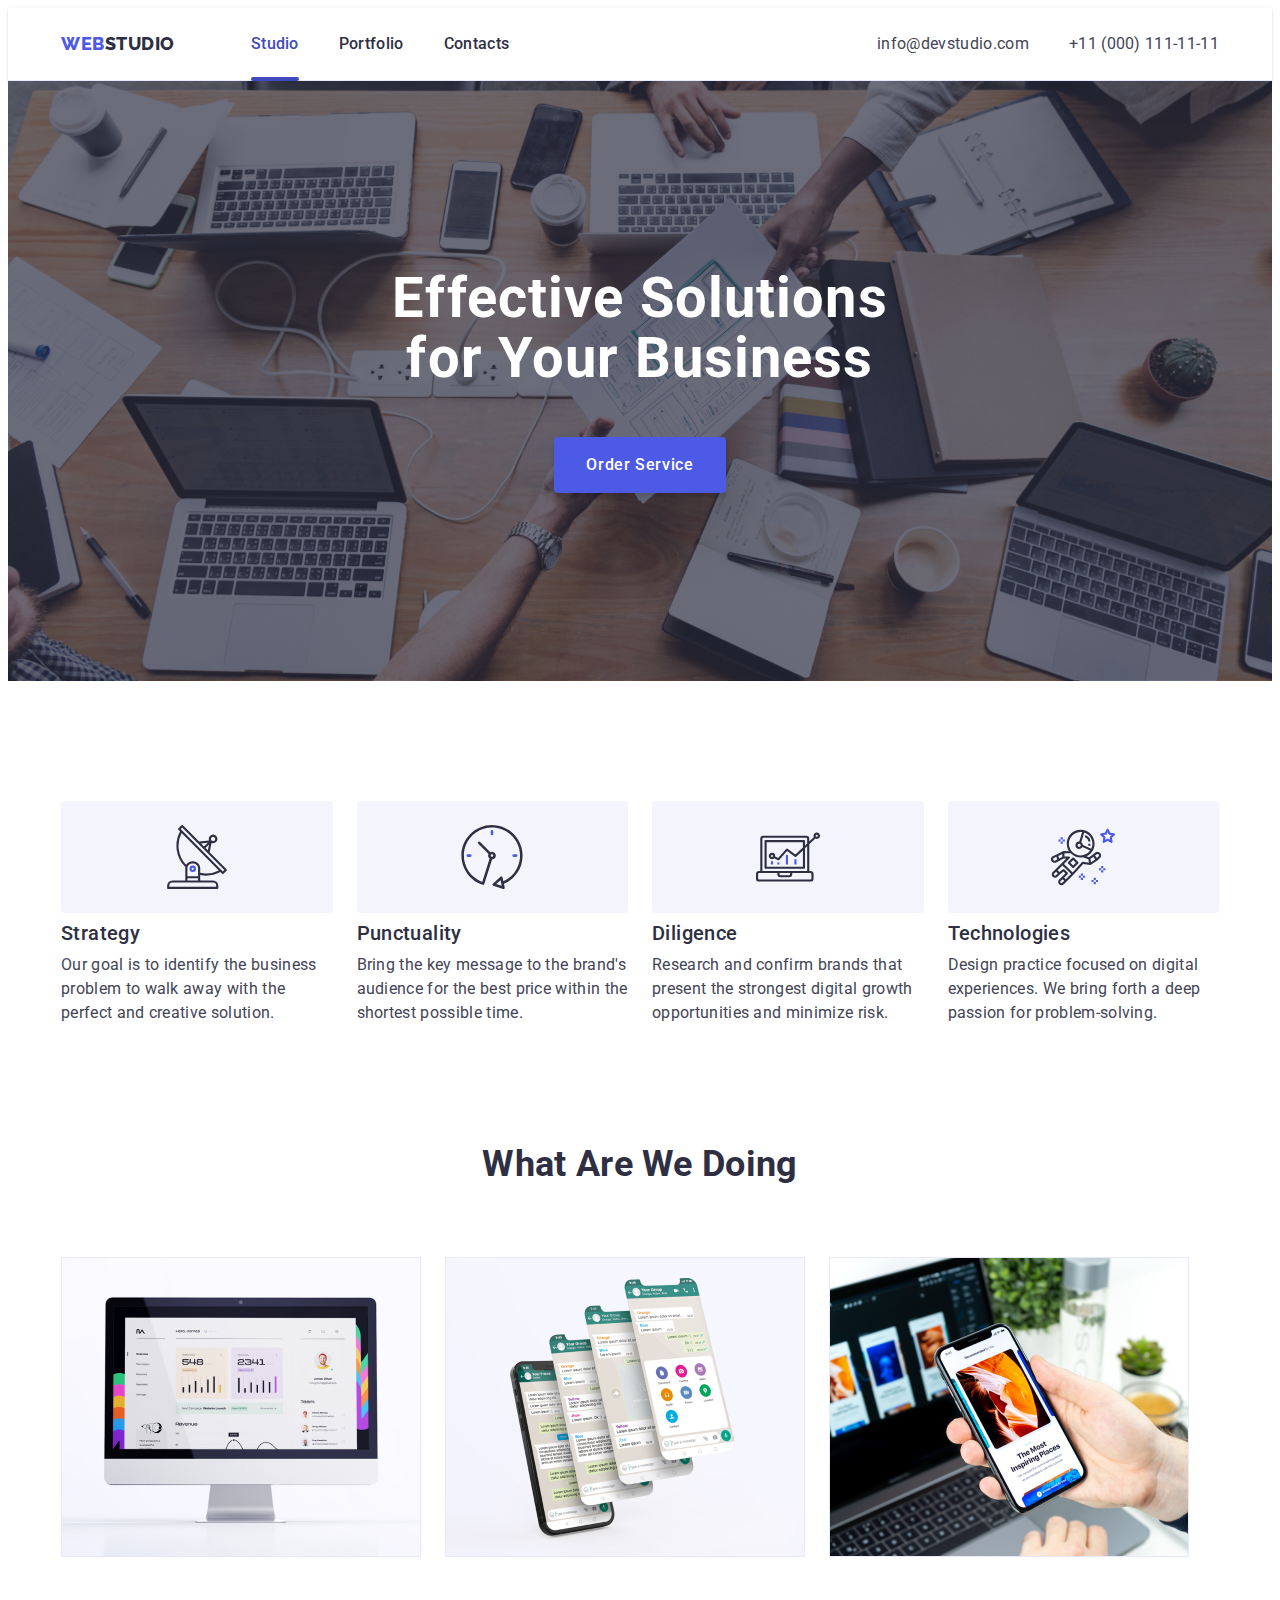
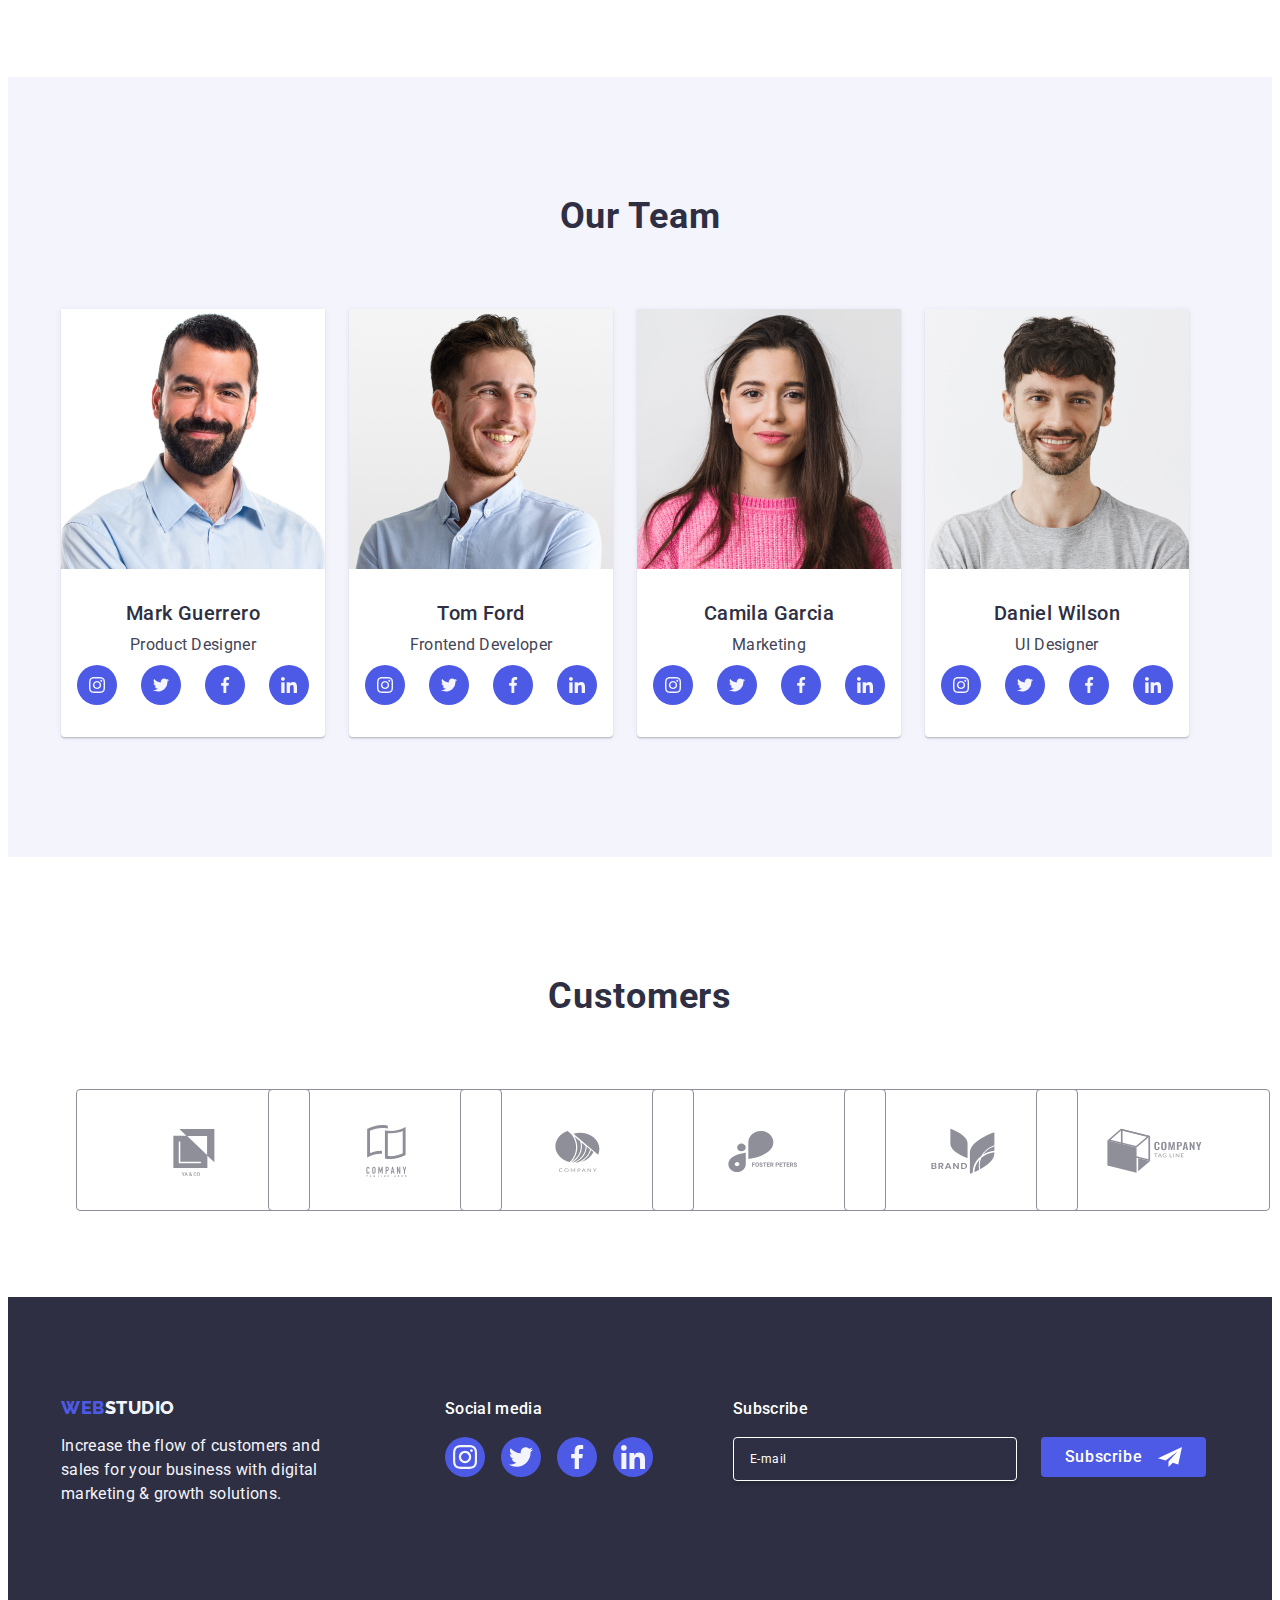
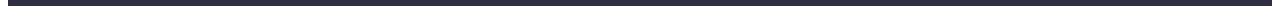
<file: index.html>
<!DOCTYPE html>
<html lang="en">
  <head>
    <meta charset="UTF-8" />
    <meta name="viewport" content="width=device-width, initial-scale=1.0" />
    <meta
      name="description"
      content="Homework. Learning the basics of HTML for beginners"
    />
    <title>Studio</title>
    <!-- export google fonts -->
    <link rel="preconnect" href="https://fonts.googleapis.com" />
    <link rel="preconnect" href="https://fonts.gstatic.com" crossorigin />
    <link
      href="https://fonts.googleapis.com/css2?family=Raleway:wght@800&family=Roboto:wght@400;500;700;900&display=swap"
      rel="stylesheet"
    />
    <!-- add styles -->
    <link
      rel="stylesheet"
      href="https://cdnjs.cloudflare.com/ajax/libs/modern-normalize/2.0.0/modern-normalize.min.css"
      integrity="sha512-4xo8blKMVCiXpTaLzQSLSw3KFOVPWhm/TRtuPVc4WG6kUgjH6J03IBuG7JZPkcWMxJ5huwaBpOpnwYElP/m6wg=="
      crossorigin="anonymous"
      referrerpolicy="no-referrer"
    />
    <link rel="stylesheet" href="./css/style.css" />
  </head>
  <body>
    <!-- HEADER -->
    <header class="page-header">
      <div class="page-header-container container">
        <nav class="page-navigation">
          <a class="logo link" href="./index.html" rel="noopener noreferrer"
            >Web<span class="header-logo-span">Studio</span></a
          >
          <ul class="menu list">
            <li class="menu-item">
              <a
                class="menu-link link current"
                href="./index.html"
                rel="noopener noreferrer"
                >Studio</a
              >
            </li>
            <li class="menu-item">
              <a
                class="menu-link link"
                href="./portfolio.html"
                rel="noopener noreferrer"
                >Portfolio</a
              >
            </li>
            <li class="menu-item">
              <a class="menu-link link" href="" rel="noopener noreferrer"
                >Contacts</a
              >
            </li>
          </ul>
        </nav>
        <address class="header-page-address">
          <ul class="address-list list">
            <li class="address-list-item">
              <a
                class="address-list-link link"
                href="mailto:info@devstudio.com"
                rel="noopener noreferrer"
                >info@devstudio.com</a
              >
            </li>
            <li class="address-list-item">
              <a
                class="address-list-link link"
                href="tel:+110001111111"
                rel="noopener noreferrer"
                >+11 (000) 111-11-11</a
              >
            </li>
          </ul>
        </address>
      </div>
    </header>
    <!-- /HEADER -->
    <!-- MAIN -->
    <main class="main">
      <!-- HERO -->
      <section class="hero">
        <div class="container">
          <h1 class="hero-header">Effective Solutions for Your Business</h1>
          <button class="hero-button" type="button" data-modal-open>
            Order Service
          </button>
        </div>
      </section>
      <!-- /HERO -->
      <!-- FEATURES -->
      <section class="features">
        <div class="container">
          <h2 class="features-header visually-hidden">Features</h2>
          <ul class="features-list list">
            <li class="features-list-item">
              <div class="features-item-container">
                <svg
                  class="features-item-icon"
                  width="64"
                  height="64"
                  aria-label="icon of antenna"
                >
                  <use href="./images/icons.svg#icon-antenna-1"></use>
                </svg>
              </div>
              <h3 class="features-item-header">Strategy</h3>
              <p class="features-item-text">
                Our goal is to identify the business problem to walk away with
                the perfect and creative solution.
              </p>
            </li>
            <li class="features-list-item">
              <div class="features-item-container">
                <svg
                  class="features-item-icon"
                  width="64"
                  height="64"
                  aria-label="icon of clock"
                >
                  <use href="./images/icons.svg#icon-clock-1"></use>
                </svg>
              </div>
              <h3 class="features-item-header">Punctuality</h3>
              <p class="features-item-text">
                Bring the key message to the brand's audience for the best price
                within the shortest possible time.
              </p>
            </li>
            <li class="features-list-item">
              <div class="features-item-container">
                <svg
                  class="features-item-icon"
                  width="64"
                  height="64"
                  aria-label="icon of diagram"
                >
                  <use href="./images/icons.svg#icon-diagram-1"></use>
                </svg>
              </div>
              <h3 class="features-item-header">Diligence</h3>
              <p class="features-item-text">
                Research and confirm brands that present the strongest digital
                growth opportunities and minimize risk.
              </p>
            </li>
            <li class="features-list-item">
              <div class="features-item-container">
                <svg
                  class="features-item-icon"
                  width="64"
                  height="64"
                  aria-label="icon of astronaut"
                >
                  <use href="./images/icons.svg#icon-astronaut-1"></use>
                </svg>
              </div>
              <h3 class="features-item-header">Technologies</h3>
              <p class="features-item-text">
                Design practice focused on digital experiences. We bring forth a
                deep passion for problem-solving.
              </p>
            </li>
          </ul>
        </div>
      </section>
      <!-- /FEATURES -->
      <!-- SERVICES -->
      <section class="services">
        <div class="container">
          <h2 class="services-header">What are we doing</h2>

          <ul class="services-list list">
            <li class="services-item">
              <img
                src="./images/2_services/img1.jpg"
                alt="desktop app"
                width="360"
                height="300"
                class="services-item-img"
              />
            </li>
            <li class="services-item">
              <img
                src="./images/2_services/img2.jpg"
                alt="mobile app"
                width="360"
                height="300"
                class="services-item-img"
              />
            </li>
            <li class="services-item">
              <img
                src="./images/2_services/img3.jpg"
                alt="webdesign"
                width="360"
                height="300"
                class="services-item-img"
              />
            </li>
          </ul>
        </div>
      </section>
      <!-- /SERVICES -->
      <!-- TEAM -->
      <section class="team">
        <div class="container">
          <h2 class="team-header">Our Team</h2>
          <ul class="team-list list">
            <li class="team-item">
              <img
                class="team-item-img"
                src="./images/3_team/img1-product-designer.jpg"
                alt="photo of the product designer"
                width="264"
                height="260"
              />
              <div class="team-name-blocks">
                <h3 class="team-item-header">Mark Guerrero</h3>
                <p class="team-item-text">Product Designer</p>
                <ul class="team-item-list list">
                  <li class="team-item-links">
                    <a href="" class="team-social-link link">
                      <svg
                        width="16"
                        height="16"
                        class="team-link-icon"
                        aria-label="icon of instagram"
                      >
                        <use href="./images/icons.svg#icon-instagram-t"></use>
                      </svg>
                    </a>
                  </li>
                  <li class="team-item-links">
                    <a href="" class="team-social-link link">
                      <svg
                        width="16"
                        height="16"
                        class="team-link-icon"
                        aria-label="icon of twitter"
                      >
                        <use href="./images/icons.svg#icon-twitter-t"></use>
                      </svg>
                    </a>
                  </li>
                  <li class="team-item-links">
                    <a href="" class="team-social-link link">
                      <svg
                        width="16"
                        height="16"
                        class="team-link-icon"
                        aria-label="icon of facebook"
                      >
                        <use href="./images/icons.svg#icon-facebook-t"></use>
                      </svg>
                    </a>
                  </li>
                  <li class="team-item-links">
                    <a href="" class="team-social-link link">
                      <svg
                        width="16"
                        height="16"
                        class="team-link-icon"
                        aria-label="icon of linkedin"
                      >
                        <use href="./images/icons.svg#icon-linkedin-t"></use>
                      </svg>
                    </a>
                  </li>
                </ul>
              </div>
            </li>
            <li class="team-item">
              <img
                class="team-item-img"
                src="./images/3_team/img2-frontend-developer.jpg"
                alt="photo of the frontend developer"
                width="264"
                height="260"
              />
              <div class="team-name-blocks">
                <h3 class="team-item-header">Tom Ford</h3>
                <p class="team-item-text">Frontend Developer</p>
                <ul class="team-item-list list">
                  <li class="team-item-links">
                    <a href="" class="team-social-link link">
                      <svg
                        width="16"
                        height="16"
                        class="team-link-icon"
                        aria-label="icon of instagram"
                      >
                        <use href="./images/icons.svg#icon-instagram-t"></use>
                      </svg>
                    </a>
                  </li>
                  <li class="team-item-links">
                    <a href="" class="team-social-link link">
                      <svg
                        width="16"
                        height="16"
                        aria-label="icon of twitter"
                        class="team-link-icon"
                      >
                        <use href="./images/icons.svg#icon-twitter-t"></use>
                      </svg>
                    </a>
                  </li>
                  <li class="team-item-links">
                    <a href="" class="team-social-link link">
                      <svg
                        width="16"
                        height="16"
                        aria-label="icon of facebook"
                        class="team-link-icon"
                      >
                        <use href="./images/icons.svg#icon-facebook-t"></use>
                      </svg>
                    </a>
                  </li>
                  <li class="team-item-links">
                    <a href="" class="team-social-link link">
                      <svg
                        width="16"
                        height="16"
                        aria-label="icon of linkedin"
                        class="team-link-icon"
                      >
                        <use href="./images/icons.svg#icon-linkedin-t"></use>
                      </svg>
                    </a>
                  </li>
                </ul>
              </div>
            </li>
            <li class="team-item">
              <img
                class="team-item-img"
                src="./images/3_team/img3-marketing.jpg"
                alt="photo of the marketing specialist"
                width="264"
                height="260"
              />
              <div class="team-name-blocks">
                <h3 class="team-item-header">Camila Garcia</h3>
                <p class="team-item-text">Marketing</p>
                <ul class="team-item-list list">
                  <li class="team-item-links">
                    <a href="" class="team-social-link link">
                      <svg
                        width="16"
                        height="16"
                        class="team-link-icon"
                        aria-label="icon of instagram"
                      >
                        <use href="./images/icons.svg#icon-instagram-t"></use>
                      </svg>
                    </a>
                  </li>
                  <li class="team-item-links">
                    <a href="" class="team-social-link link">
                      <svg
                        width="16"
                        height="16"
                        class="team-link-icon"
                        aria-label="icon of twitter"
                      >
                        <use href="./images/icons.svg#icon-twitter-t"></use>
                      </svg>
                    </a>
                  </li>
                  <li class="team-item-links">
                    <a href="" class="team-social-link link">
                      <svg
                        width="16"
                        height="16"
                        class="team-link-icon"
                        aria-label="icon of facebook"
                      >
                        <use href="./images/icons.svg#icon-facebook-t"></use>
                      </svg>
                    </a>
                  </li>
                  <li class="team-item-links">
                    <a href="" class="team-social-link link">
                      <svg
                        width="16"
                        height="16"
                        class="team-link-icon"
                        aria-label="icon of linkedin"
                      >
                        <use href="./images/icons.svg#icon-linkedin-t"></use>
                      </svg>
                    </a>
                  </li>
                </ul>
              </div>
            </li>
            <li class="team-item">
              <img
                class="team-item-img"
                src="./images/3_team/img4-ui-designer.jpg"
                alt="photo of the ui designer"
                width="264"
                height="260"
              />
              <div class="team-name-blocks">
                <h3 class="team-item-header">Daniel Wilson</h3>
                <p class="team-item-text">UI Designer</p>
                <ul class="team-item-list list">
                  <li class="team-item-links">
                    <a href="" class="team-social-link link">
                      <svg
                        width="16"
                        height="16"
                        class="team-link-icon"
                        aria-label="icon of instagram"
                      >
                        <use href="./images/icons.svg#icon-instagram-t"></use>
                      </svg>
                    </a>
                  </li>
                  <li class="team-item-links">
                    <a href="" class="team-social-link link">
                      <svg
                        width="16"
                        height="16"
                        class="team-link-icon"
                        aria-label="icon of twitter"
                      >
                        <use href="./images/icons.svg#icon-twitter-t"></use>
                      </svg>
                    </a>
                  </li>
                  <li class="team-item-links">
                    <a href="" class="team-social-link link">
                      <svg
                        width="16"
                        height="16"
                        class="team-link-icon"
                        aria-label="icon of facebook"
                      >
                        <use href="./images/icons.svg#icon-facebook-t"></use>
                      </svg>
                    </a>
                  </li>
                  <li class="team-item-links">
                    <a href="" class="team-social-link link">
                      <svg
                        width="16"
                        height="16"
                        class="team-link-icon"
                        aria-label="icon of linkedin"
                      >
                        <use href="./images/icons.svg#icon-linkedin-t"></use>
                      </svg>
                    </a>
                  </li>
                </ul>
              </div>
            </li>
          </ul>
        </div>
      </section>
      <!-- /TEAM -->
      <!-- CUSTOMERS -->
      <section class="customers">
        <div class="container">
          <h2 class="customers-header">Customers</h2>
          <ul class="customers-list list">
            <li class="customers-item">
              <a href="" class="link customers-item-link">
                <svg
                  class="customers-icon"
                  aria-label="logo of company 1"
                  width="104"
                  height="56"
                >
                  <use href="./images/icons.svg#icon-logo-1-ya"></use>
                </svg>
              </a>
            </li>
            <li class="customers-item">
              <a href="" class="link customers-item-link">
                <svg
                  class="customers-icon"
                  aria-label="logo of company 2"
                  width="104"
                  height="56"
                >
                  <use href="./images/icons.svg#icon-logo-2-c"></use>
                </svg>
              </a>
            </li>
            <li class="customers-item">
              <a href="" class="link customers-item-link">
                <svg
                  class="customers-icon"
                  aria-label="logo of company 3"
                  width="104"
                  height="56"
                >
                  <use href="./images/icons.svg#icon-logo-3-c"></use>
                </svg>
              </a>
            </li>
            <li class="customers-item">
              <a href="" class="link customers-item-link">
                <svg
                  class="customers-icon"
                  aria-label="logo of company 4"
                  width="104"
                  height="56"
                >
                  <use href="./images/icons.svg#icon-logo-4-fp"></use>
                </svg>
              </a>
            </li>
            <li class="customers-item">
              <a href="" class="link customers-item-link">
                <svg
                  class="customers-icon"
                  aria-label="logo of company 5"
                  width="104"
                  height="56"
                >
                  <use href="./images/icons.svg#icon-logo-5-brand"></use>
                </svg>
              </a>
            </li>
            <li class="customers-item">
              <a href="" class="link customers-item-link">
                <svg
                  class="customers-icon"
                  aria-label="logo of company 6"
                  width="104"
                  height="56"
                >
                  <use href="./images/icons.svg#icon-logo-6-c"></use>
                </svg>
              </a>
            </li>
          </ul>
        </div>
      </section>
      <!-- /CUSTOMERS -->
    </main>

    <!-- /MAIN -->
    <!-- FOOTER -->
    <footer class="footer">
      <div class="container footer-container">
        <div class="footer-logo-block">
          <a class="logo link" href="./index.html" rel="noopener noreferrer"
            >Web<span class="footer-logo-span">Studio</span></a
          >
          <p class="footer-text">
            Increase the flow of customers and sales for your business with
            digital marketing & growth solutions.
          </p>
        </div>
        <div class="footer-social-block">
          <p class="footer-social-text">Social media</p>
          <ul class="footer-social-list list">
            <li class="footer-social-item">
              <a href="" class="footer-social-link link">
                <svg
                  width="24"
                  height="24"
                  class="footer-link-icon"
                  aria-label="icon of instagram"
                >
                  <use href="./images/icons.svg#icon-instagram-f"></use>
                </svg>
              </a>
            </li>
            <li class="footer-social-item">
              <a href="" class="footer-social-link link">
                <svg
                  width="24"
                  height="24"
                  class="footer-link-icon"
                  aria-label="icon of twitter"
                >
                  <use href="./images/icons.svg#icon-twitter-f"></use>
                </svg>
              </a>
            </li>
            <li class="footer-social-item">
              <a href="" class="footer-social-link link">
                <svg
                  width="24"
                  height="24"
                  class="footer-link-icon"
                  aria-label="icon of facebook"
                >
                  <use href="./images/icons.svg#icon-facebook-f"></use>
                </svg>
              </a>
            </li>
            <li class="footer-social-item">
              <a href="" class="footer-social-link link">
                <svg
                  width="24"
                  height="24"
                  class="footer-link-icon"
                  aria-label="icon of linkedin"
                >
                  <use href="./images/icons.svg#icon-linkedin-f"></use>
                </svg>
              </a>
            </li>
          </ul>
        </div>
        <div class="footer-form-block">
          <p class="footer-form-paragraph">Subscribe</p>
          <form class="footer-form">
            <label class="footer-form-label"
              ><input
                class="footer-form-input"
                type="email"
                name="footer-form-email"
                placeholder="E-mail"
              />
            </label>
            <button type="submit" class="footer-form-btn">
              Subscribe
              <svg class="footer-btn-icon" width="24" height="24">
                <use href="./images/icons.svg#icon-send"></use>
              </svg>
            </button>
          </form>
        </div>
      </div>
    </footer>
    <!-- /FOOTER -->
    <!-- BACKDOP WITH MODAL -->
    <div class="backdrop is-hidden" data-modal>
      <div class="modal">
        <button type="button" class="modal-close-btn" data-modal-close>
          <svg
            class="close-btn-icon"
            width="8"
            height="8"
            aria-label="modal window close icon"
          >
            <use href="./images/icons.svg#icon-close-circle"></use>
          </svg>
        </button>
        <p class="modal-message">
          Leave your contacts and we will call you back
        </p>
        <form class="modal-form" name="modal-window-form" autocomplete="off">
          <div class="inputs-container">
            <label class="modal-label" for="user-name">Name</label>
            <div class="modal-input-container">
              <input
                class="modal-form-input"
                type="text"
                name="user-name"
                id="user-name"
                autofocus
              /><svg
                class="form-input-icon"
                width="18"
                height="24"
                aria-label="modal input person"
              >
                <use href="./images/icons.svg#icon-person"></use>
              </svg>
            </div>
          </div>
          <div class="inputs-container">
            <label class="modal-label" for="user-phone">Phone</label>
            <div class="modal-input-container">
              <input
                class="modal-form-input"
                type="tel"
                name="user-phone"
                id="user-phone"
              /><svg
                class="form-input-icon"
                width="18"
                height="24"
                aria-label="modal input phone"
              >
                <use href="./images/icons.svg#icon-phone"></use>
              </svg>
            </div>
          </div>
          <div class="inputs-container">
            <label class="modal-label" for="user-email">Email</label>
            <div class="modal-input-container">
              <input
                class="modal-form-input"
                type="email"
                name="user-email"
                id="user-email"
              /><svg
                class="form-input-icon"
                width="18"
                height="24"
                aria-label="modal input email"
              >
                <use href="./images/icons.svg#icon-email"></use>
              </svg>
            </div>
          </div>
          <div class="textarea-container">
            <label class="modal-label" for="user-comment">Comment</label>
            <textarea
              class="modal-form-textarea"
              id="user-comment"
              name="user-comment"
              placeholder="Text input"
            ></textarea>
          </div>
          <div class="modal-form-checkbox">
            <input
              class="modal-checkbox-hidden visually-hidden"
              id="user-privacy"
              type="checkbox"
              value="true"
              name="user-privacy"
            />
            <label class="modal-checkbox-label" for="user-privacy"
              ><span class="checkbox-container">
                <svg
                  class="checkbox-icon"
                  width="10"
                  height="8"
                  aria-label="modal window checkbox"
                >
                  <use
                    href="./images/icons.svg#icon-checkbox"
                  ></use></svg></span
              >I accept the terms and conditions of the&nbsp;<a
                href=""
                class="checkbox-link"
                >Privacy Policy</a
              ></label
            >
          </div>

          <button class="modal-form-btn" type="submit">Send</button>
        </form>
      </div>
    </div>
    <script src="./js/modal.js"></script>
  </body>
</html>
</file>
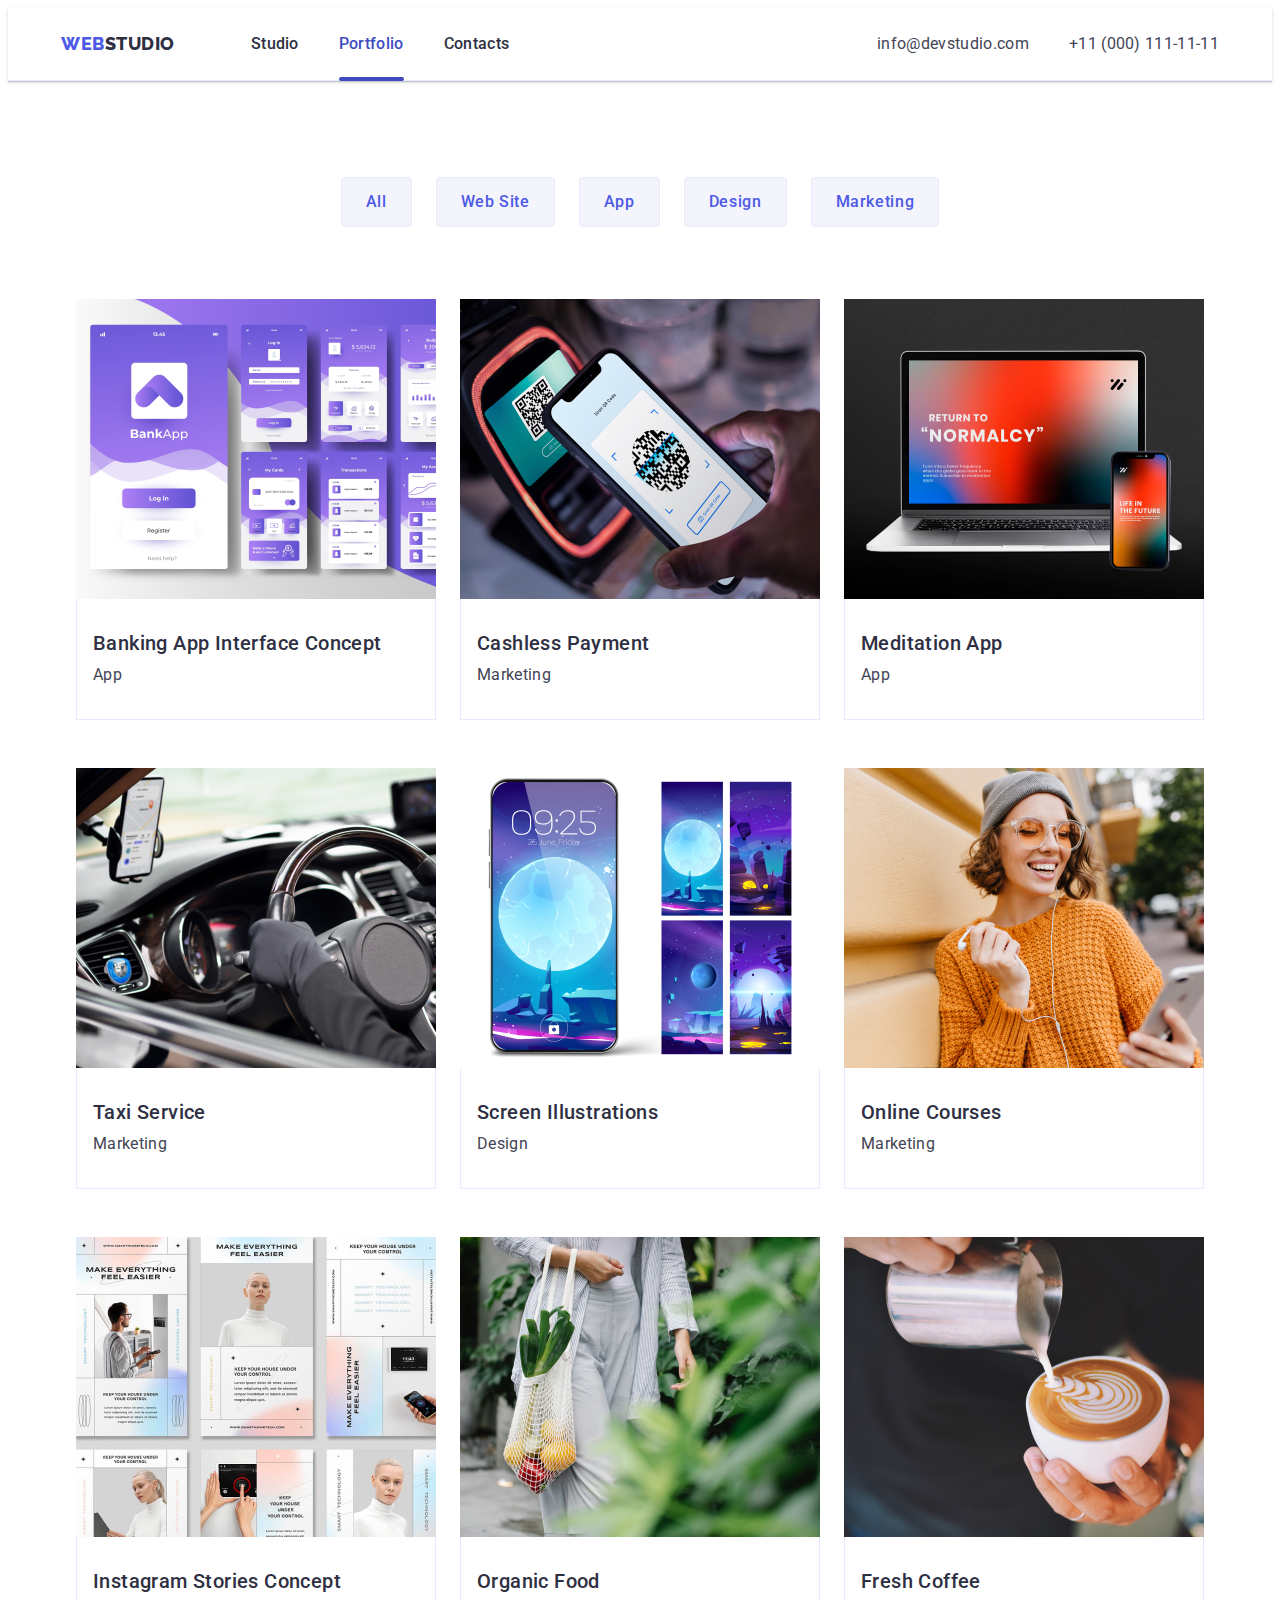
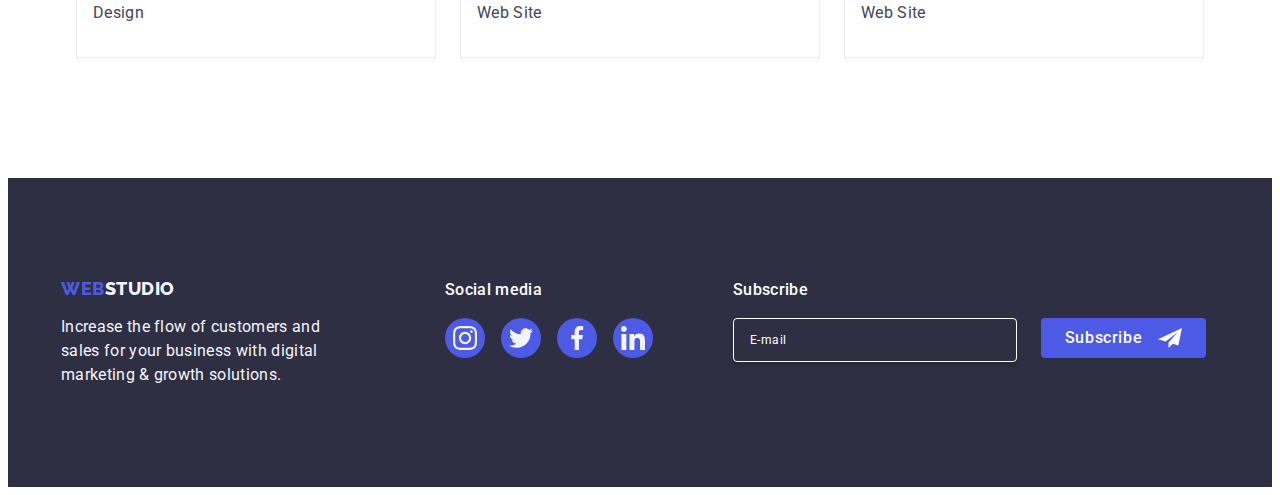
<file: portfolio.html>
<!DOCTYPE html>
<html lang="en">
  <head>
    <meta charset="UTF-8" />
    <meta name="viewport" content="width=device-width, initial-scale=1.0" />
    <meta
      name="description"
      content="Homework. Learning the basics of HTML for beginners"
    />
    <title>Portfolio</title>
    <!-- export google fonts -->
    <link rel="preconnect" href="https://fonts.googleapis.com" />
    <link rel="preconnect" href="https://fonts.gstatic.com" crossorigin />
    <link
      href="https://fonts.googleapis.com/css2?family=Raleway:wght@800&family=Roboto:wght@400;500;700;900&display=swap"
      rel="stylesheet"
    />
    <!-- add styles -->
    <link
      rel="stylesheet"
      href="https://cdnjs.cloudflare.com/ajax/libs/modern-normalize/2.0.0/modern-normalize.min.css"
      integrity="sha512-4xo8blKMVCiXpTaLzQSLSw3KFOVPWhm/TRtuPVc4WG6kUgjH6J03IBuG7JZPkcWMxJ5huwaBpOpnwYElP/m6wg=="
      crossorigin="anonymous"
      referrerpolicy="no-referrer"
    />
    <link rel="stylesheet" href="./css/style.css" />
  </head>
  <body>
    <!-- HEADER -->
    <header class="page-header">
      <div class="page-header-container container">
        <nav class="page-navigation">
          <a class="logo link" href="./index.html" rel="noopener noreferrer"
            >Web<span class="header-logo-span">Studio</span></a
          >
          <ul class="menu list">
            <li class="menu-item">
              <a
                class="menu-link link"
                href="./index.html"
                rel="noopener noreferrer"
                >Studio</a
              >
            </li>
            <li class="menu-item">
              <a
                class="menu-link link current"
                href="./portfolio.html"
                rel="noopener noreferrer"
                >Portfolio</a
              >
            </li>
            <li class="menu-item">
              <a class="menu-link link" href="" rel="noopener noreferrer"
                >Contacts</a
              >
            </li>
          </ul>
        </nav>
        <address class="header-page-address">
          <ul class="address-list list">
            <li class="address-list-item">
              <a
                class="address-list-link link"
                href="mailto:info@devstudio.com"
                rel="noopener noreferrer"
                >info@devstudio.com</a
              >
            </li>
            <li class="address-list-item">
              <a
                class="address-list-link link"
                href="tel:+110001111111"
                rel="noopener noreferrer"
                >+11 (000) 111-11-11</a
              >
            </li>
          </ul>
        </address>
      </div>
    </header>
    <!-- /HEADER -->

    <!-- MAIN -->
    <main class="main">
      <!-- PORTFOLIO -->
      <section class="portfolio">
        <div class="container">
          <h1 class="portfolio-header visually-hidden">portfolio</h1>
          <!-- Portfolio filters -->
          <ul class="portfolio-filters list">
            <li class="portfolio-filter">
              <button class="portfolio-filter-btn" type="button">All</button>
            </li>
            <li class="portfolio-filter">
              <button class="portfolio-filter-btn" type="button">
                Web Site
              </button>
            </li>
            <li class="portfolio-filter">
              <button class="portfolio-filter-btn" type="button">App</button>
            </li>
            <li class="portfolio-filter">
              <button class="portfolio-filter-btn" type="button">Design</button>
            </li>
            <li class="portfolio-filter">
              <button class="portfolio-filter-btn" type="button">
                Marketing
              </button>
            </li>
          </ul>
          <!-- Portfolio cards -->
          <ul class="portfolio-list list">
            <li class="portfolio-list-item">
              <a href="" class="portfolio-card link">
                <div class="portfolio-img-container">
                  <img
                    src="./images/1_portfolio/img-1-bank-app.jpg"
                    alt="bank app"
                    width="360"
                    height="300"
                    class="portfolio-card-img"
                  />
                  <p class="portfolio-img-overlay">
                    14 Stylish and User-Friendly App Design Concepts · Task
                    Manager App · Calorie Tracker App · Exotic Fruit Ecommerce
                    App · Cloud Storage App
                  </p>
                </div>
                <div class="portfolio-card-block">
                  <h2 class="portfolio-card-header">
                    Banking App Interface Concept
                  </h2>
                  <p class="portfolio-card-text">App</p>
                </div>
              </a>
            </li>
            <li class="portfolio-list-item">
              <a href="" class="portfolio-card link">
                <div class="portfolio-img-container">
                  <img
                    src="./images/1_portfolio/img-2-cashless-payment.jpg"
                    alt="appication for cashless payment"
                    width="360"
                    height="300"
                    class="portfolio-card-img"
                  />
                  <p class="portfolio-img-overlay">
                    14 Stylish and User-Friendly App Design Concepts · Task
                    Manager App · Calorie Tracker App · Exotic Fruit Ecommerce
                    App · Cloud Storage App
                  </p>
                </div>
                <div class="portfolio-card-block">
                  <h2 class="portfolio-card-header">Cashless Payment</h2>
                  <p class="portfolio-card-text">Marketing</p>
                </div>
              </a>
            </li>
            <li class="portfolio-list-item">
              <a href="" class="portfolio-card link">
                <div class="portfolio-img-container">
                  <img
                    src="./images/1_portfolio/img-3-meditation-app.jpg"
                    alt="meditation app"
                    width="360"
                    height="300"
                    class="portfolio-card-img"
                  />
                  <p class="portfolio-img-overlay">
                    14 Stylish and User-Friendly App Design Concepts · Task
                    Manager App · Calorie Tracker App · Exotic Fruit Ecommerce
                    App · Cloud Storage App
                  </p>
                </div>
                <div class="portfolio-card-block">
                  <h2 class="portfolio-card-header">Meditation App</h2>
                  <p class="portfolio-card-text">App</p>
                </div>
              </a>
            </li>
            <li class="portfolio-list-item">
              <a href="" class="portfolio-card link">
                <div class="portfolio-img-container">
                  <img
                    src="./images/1_portfolio/img-4-taxi-app.jpg"
                    alt="taxi app"
                    width="360"
                    height="300"
                    class="portfolio-card-img"
                  />
                  <p class="portfolio-img-overlay">
                    14 Stylish and User-Friendly App Design Concepts · Task
                    Manager App · Calorie Tracker App · Exotic Fruit Ecommerce
                    App · Cloud Storage App
                  </p>
                </div>
                <div class="portfolio-card-block">
                  <h2 class="portfolio-card-header">Taxi Service</h2>
                  <p class="portfolio-card-text">Marketing</p>
                </div>
              </a>
            </li>
            <li class="portfolio-list-item">
              <a href="" class="portfolio-card link">
                <div class="portfolio-img-container">
                  <img
                    src="./images/1_portfolio/img-5-wallpaper.jpg"
                    alt="wallpapers"
                    width="360"
                    height="300"
                    class="portfolio-card-img"
                  />
                  <p class="portfolio-img-overlay">
                    14 Stylish and User-Friendly App Design Concepts · Task
                    Manager App · Calorie Tracker App · Exotic Fruit Ecommerce
                    App · Cloud Storage App
                  </p>
                </div>
                <div class="portfolio-card-block">
                  <h2 class="portfolio-card-header">Screen Illustrations</h2>
                  <p class="portfolio-card-text">Design</p>
                </div>
              </a>
            </li>
            <li class="portfolio-list-item">
              <a href="" class="portfolio-card link">
                <div class="portfolio-img-container">
                  <img
                    src="./images/1_portfolio/img-6-online-courses.jpg"
                    alt="online courses"
                    width="360"
                    height="300"
                    class="portfolio-card-img"
                  />
                  <p class="portfolio-img-overlay">
                    14 Stylish and User-Friendly App Design Concepts · Task
                    Manager App · Calorie Tracker App · Exotic Fruit Ecommerce
                    App · Cloud Storage App
                  </p>
                </div>
                <div class="portfolio-card-block">
                  <h2 class="portfolio-card-header">Online Courses</h2>
                  <p class="portfolio-card-text">Marketing</p>
                </div>
              </a>
            </li>
            <li class="portfolio-list-item">
              <a href="" class="portfolio-card link">
                <div class="portfolio-img-container">
                  <img
                    src="./images/1_portfolio/img-7-instagram-stories.jpg"
                    alt="instagram stories"
                    width="360"
                    height="300"
                    class="portfolio-card-img"
                  />
                  <p class="portfolio-img-overlay">
                    14 Stylish and User-Friendly App Design Concepts · Task
                    Manager App · Calorie Tracker App · Exotic Fruit Ecommerce
                    App · Cloud Storage App
                  </p>
                </div>
                <div class="portfolio-card-block">
                  <h2 class="portfolio-card-header">
                    Instagram Stories Concept
                  </h2>
                  <p class="portfolio-card-text">Design</p>
                </div>
              </a>
            </li>
            <li class="portfolio-list-item">
              <a href="" class="portfolio-card link">
                <div class="portfolio-img-container">
                  <img
                    src="./images/1_portfolio/img-8-website-food.jpg"
                    alt="website organik food"
                    width="360"
                    height="300"
                    class="portfolio-card-img"
                  />
                  <p class="portfolio-img-overlay">
                    14 Stylish and User-Friendly App Design Concepts · Task
                    Manager App · Calorie Tracker App · Exotic Fruit Ecommerce
                    App · Cloud Storage App
                  </p>
                </div>
                <div class="portfolio-card-block">
                  <h2 class="portfolio-card-header">Organic Food</h2>
                  <p class="portfolio-card-text">Web Site</p>
                </div>
              </a>
            </li>
            <li class="portfolio-list-item">
              <a href="" class="portfolio-card link">
                <div class="portfolio-img-container">
                  <img
                    src="./images/1_portfolio/img-9-website-coffee.jpg"
                    alt="website coffee"
                    width="360"
                    height="300"
                    class="portfolio-card-img"
                  />
                  <p class="portfolio-img-overlay">
                    14 Stylish and User-Friendly App Design Concepts · Task
                    Manager App · Calorie Tracker App · Exotic Fruit Ecommerce
                    App · Cloud Storage App
                  </p>
                </div>
                <div class="portfolio-card-block">
                  <h2 class="portfolio-card-header">Fresh Coffee</h2>
                  <p class="portfolio-card-text">Web Site</p>
                </div>
              </a>
            </li>
          </ul>
        </div>
      </section>
      <!-- /PORTFOLIO -->
    </main>
    <!-- /MAIN -->

    <!-- FOOTER -->
    <footer class="footer">
      <div class="container footer-container">
        <div class="footer-logo-block">
          <a class="logo link" href="./index.html" rel="noopener noreferrer"
            >Web<span class="footer-logo-span">Studio</span></a
          >
          <p class="footer-text">
            Increase the flow of customers and sales for your business with
            digital marketing & growth solutions.
          </p>
        </div>
        <div class="footer-social-block">
          <p class="footer-social-text">Social media</p>
          <ul class="footer-social-list list">
            <li class="footer-social-item">
              <a href="" class="footer-social-link link">
                <svg
                  width="24"
                  height="24"
                  class="footer-link-icon"
                  aria-label="icon of instagram"
                >
                  <use href="./images/icons.svg#icon-instagram-f"></use>
                </svg>
              </a>
            </li>
            <li class="footer-social-item">
              <a href="" class="footer-social-link link">
                <svg
                  width="24"
                  height="24"
                  class="footer-link-icon"
                  aria-label="icon of twitter"
                >
                  <use href="./images/icons.svg#icon-twitter-f"></use>
                </svg>
              </a>
            </li>
            <li class="footer-social-item">
              <a href="" class="footer-social-link link">
                <svg
                  width="24"
                  height="24"
                  class="footer-link-icon"
                  aria-label="icon of facebook"
                >
                  <use href="./images/icons.svg#icon-facebook-f"></use>
                </svg>
              </a>
            </li>
            <li class="footer-social-item">
              <a href="" class="footer-social-link link">
                <svg
                  width="24"
                  height="24"
                  class="footer-link-icon"
                  aria-label="icon of linkedin"
                >
                  <use href="./images/icons.svg#icon-linkedin-f"></use>
                </svg>
              </a>
            </li>
          </ul>
        </div>
        <div class="footer-form-block">
          <p class="footer-form-paragraph">Subscribe</p>
          <form class="footer-form">
            <label class="footer-form-label"
              ><input
                class="footer-form-input"
                type="email"
                name="footer-form-email"
                placeholder="E-mail"
              />
            </label>
            <button type="submit" class="footer-form-btn">
              Subscribe
              <svg class="footer-btn-icon" width="24" height="24">
                <use href="./images/icons.svg#icon-send"></use>
              </svg>
            </button>
          </form>
        </div>
      </div>
    </footer>
    <!-- /FOOTER -->
  </body>
</html>
</file>
<file: css/style.css>
/* ====== VARIABLES ====== */

:root {
  --primary-accent-color: #4d5ae5;
  --secondary-accent-color: #404bbf;
  --accent-light-color: #e7e9fc;
  --primary-light-color: #ffffff;
  --secondary-light-color: #f4f4fd;
  --primary-dark-color: #434455;
  --secondary-dark-color: #2e2f42;
  --success-message-color: #31d0aa;
  --primary-grey-color: #8e8f99;
  --modal-bg-color: #fcfcfc;
  --backdrop-bg-color: rgba(46, 47, 66, 0.4);
  --close-icon-color: rgba(0, 0, 0, 0.1);
  --primary-font: 'Roboto', sans-serif;
  --secondary-font: 'Raleway', sans-serif;
  --button-letter-spacing: 0.04em;
  --primary-letter-spacing: 0.02em;
  --transition-timing: 250ms cubic-bezier(0.4, 0, 0.2, 1);
  --box-shadow-header: 0px 2px 1px rgba(46, 47, 66, 0.08),
    0px 1px 1px rgba(46, 47, 66, 0.16), 0px 1px 6px rgba(46, 47, 66, 0.08);
  --box-shadow-button: 0px 4px 4px 0px rgba(0, 0, 0, 0.15);
  --boxshadow-portf-btn: 0px 3px 1px rgba(0, 0, 0, 0.1),
    0px 2px 1px rgba(0, 0, 0, 0.08), 0px 2px 2px rgba(0, 0, 0, 0.12);
  --box-shadow-btnfilter: 0px 2px 2px 0px rgba(0, 0, 0, 0.12),
    0px 2px 1px 0px rgba(0, 0, 0, 0.08), 0px 3px 1px 0px rgba(0, 0, 0, 0.1);
  --box-shadow-cards: 0px 2px 1px 0px rgba(46, 47, 66, 0.08),
    0px 1px 1px 0px rgba(46, 47, 66, 0.16),
    0px 1px 6px 0px rgba(46, 47, 66, 0.08);
  --boxshadow-portf-cards: 0px 1px 6px rgba(46, 47, 66, 0.08),
    0px 1px 1px rgba(46, 47, 66, 0.16), 0px 2px 1px rgba(46, 47, 66, 0.08);
  --box-shadow-modal: 0px 2px 1px 0px rgba(0, 0, 0, 0.2),
    0px 1px 3px 0px rgba(0, 0, 0, 0.12), 0px 1px 1px 0px rgba(0, 0, 0, 0.14);
}
/* ====== /VARIABLES ====== */

/* ====== cкидання стилів ====== */

h1,
h2,
h3,
h4,
h5,
h6,
p {
  margin-top: 0;
  margin-bottom: 0;
}

ul,
ol {
  margin-top: 0;
  margin-bottom: 0;
  padding-left: 0;
}

img {
  display: block;
}

/* наслідування (inheritance) */
body {
  font-family: var(--primary-font);
  font-size: 16px;
  line-height: 1.5;
  letter-spacing: var(--primary-letter-spacing);
  color: var(--primary-dark-color);
  background-color: var(--primary-light-color);
}

input,
textarea,
button {
  font-family: inherit;
  line-height: inherit;
}

button {
  font-style: normal;
  /* font-family: var(--primary-font); */
  font-size: 16px;
  font-weight: 500;
  /* line-height: 1.5; */
  letter-spacing: var(--button-letter-spacing);
  cursor: pointer;
  border-radius: 4px;
  transition: background-color var(--transition-timing);
}

button:hover,
button:focus {
  background-color: var(--secondary-accent-color);
}

.list {
  list-style-type: none;
}

.link {
  text-decoration: none;
}

.link:hover,
.link:focus,
.link:active {
  color: var(--secondary-accent-color);
}

.link:active {
  text-decoration: underline;
}

.container {
  margin-left: auto;
  margin-right: auto;
  padding-left: 15px;
  padding-right: 15px;
  width: 1158px;
  max-width: 1440px;
}

.visually-hidden {
  position: absolute;
  width: 1px;
  height: 1px;
  margin: -1px;
  border: 0;
  padding: 0;
  white-space: nowrap;
  clip-path: inset(100%);
  clip: rect(0 0 0 0);
  overflow: hidden;
}

.logo {
  font-family: var(--secondary-font);
  font-size: 18px;
  font-weight: 800;
  line-height: 1.17;
  letter-spacing: 0.03em;
  text-transform: uppercase;
  color: var(--primary-accent-color);
}

/* ====== /cкидання стилів ====== */

/* ====== PAGE HEADER ====== */

.page-header {
  border-bottom: 1px solid var(--accent-light-color);
  box-shadow: var(--box-shadow-header);
}

.page-header-container {
  display: flex;
  justify-content: space-between;
  align-items: center;
}

.page-navigation {
  display: flex;
  align-items: center;
}

.page-navigation > .logo {
  margin-right: 76px;
}

.header-logo-span {
  color: var(--secondary-dark-color);
}

.menu {
  display: flex;
  align-items: center;
  gap: 40px;
}

.menu-item {
  /* position: relative; */
}

.menu-link {
  position: relative;
  display: block;
  padding: 24px 0;
  font-weight: 500;
  color: var(--secondary-dark-color);
  transition: color var(--transition-timing);
}

.current {
  color: var(--secondary-accent-color);
}

.current::after {
  position: absolute;
  bottom: -1px;
  width: 100%;
  height: 4px;
  display: block;
  background-color: currentColor;
  border-radius: 2px;
  content: '';
}

.header-page-address {
  font-style: normal;
}

.address-list {
  display: flex;
  gap: 40px;
}

.address-list-link {
  color: var(--primary-dark-color);
  transition: color var(--transition-timing);
}

/* ====== /PAGE HEADER ====== */

/* ====== HERO ====== */
.hero {
  padding-top: 188px;
  padding-bottom: 188px;
  max-width: 1440px;
  text-align: center;
  background-color: var(--secondary-dark-color);
  background-image: linear-gradient(
      rgba(46, 47, 66, 0.7),
      rgba(46, 47, 66, 0.7)
    ),
    url(../images/1_hero/hero-bg.jpg);
  background-repeat: no-repeat;
  background-position: center;
  background-size: cover;
}

.hero-header {
  max-width: 496px;
  margin-bottom: 48px;
  margin-right: auto;
  margin-left: auto;
  text-align: center;
  font-size: 56px;
  font-weight: 700;
  line-height: 1.07;
  letter-spacing: var(--primary-letter-spacing);
  color: var(--primary-light-color);
}

.hero-button {
  min-width: 169px;
  margin-right: auto;
  margin-left: auto;
  border: 0;
  padding: 16px 32px;
  display: block;
  background-color: var(--primary-accent-color);
  color: var(--primary-light-color);
  box-shadow: var(--box-shadow-button);
}

/* ====== /HERO ====== */
/* ====== FEATURES ====== */

.features {
  padding-top: 120px;
  padding-bottom: 120px;
}

.features-list {
  display: flex;
  gap: 24px;
}
.features-list-item {
  display: flex;
  flex-basis: calc((100% - 3 * 24px) / 4);
  flex-direction: column;
  align-items: flex-start;
}

.features-item-container {
  display: flex;
  align-items: center;
  justify-content: center;
  margin-bottom: 8px;
  width: 100%;
  height: 112px;
  background-color: var(--secondary-light-color);
  border-radius: 4px;
}
.features-item-icon {
}

.features-item-header {
  margin-bottom: 8px;
  font-weight: 500;
  font-size: 20px;
  line-height: 1.2;
  letter-spacing: var(--primary-letter-spacing);
  color: var(--secondary-dark-color);
}

/* ====== /FEATURES ====== */
/* ====== SERVICES ====== */

.services {
  padding-bottom: 120px;
}

.services-header {
  margin-bottom: 72px;
  font-size: 36px;
  line-height: 1.11;
  text-align: center;
  text-transform: capitalize;
  color: var(--secondary-dark-color);
}

.services-list {
  display: flex;
  gap: 24px;
}

/* ====== /SERVICES ====== */
/* ====== TEAM ====== */

.team {
  padding-top: 120px;
  padding-bottom: 120px;
  text-align: center;
  background-color: var(--secondary-light-color);
}

.team-header,
.team-item-header {
  color: var(--secondary-dark-color);
  letter-spacing: var(--primary-letter-spacing);
  text-transform: capitalize;
}

.team-header {
  margin-bottom: 72px;
  font-size: 36px;
  line-height: 1.11;
}

.team-list {
  display: flex;
  gap: 24px;
}

.team-item {
  display: inline-flex;
  flex-direction: column;
  justify-content: center;
  align-items: center;
  background-color: var(--primary-light-color);
  border-radius: 0px 0px 4px 4px;
  box-shadow: var(--box-shadow-cards);
  transition: box-shadow var(--transition-timing);
}

.team-name-blocks {
  padding: 32px 0;
  width: 232px;
  display: flex;
  flex-direction: column;
  justify-content: center;
  align-items: center;
  gap: 8px;
}

.team-item-header {
  font-weight: 500;
  font-size: 20px;
  line-height: 1.2;
}

.team-item-text {
  line-height: 1.5;
}

.team-item-list {
  display: flex;
  flex-direction: row;
  justify-content: center;
  align-items: center;
  gap: 24px;
}

.team-item-links {
  display: flex;
  justify-content: center;
  align-items: center;
  width: 40px;
  height: 40px;
}

.team-social-link {
  display: flex;
  justify-content: center;
  align-items: center;
  width: 100%;
  height: 100%;
  background-color: var(--primary-accent-color);
  border-radius: 50%;
  transition: background-color var(--transition-timing);
}

.team-link-icon {
  fill: var(--secondary-light-color);
}

.team-item:hover {
  box-shadow: var(--box-shadow-cards);
}

.team-social-link:hover,
.team-social-link:focus,
.team-social-link:active {
  background-color: var(--secondary-accent-color);
}

/* ====== /TEAM ====== */
/* ====== CUSTOMERS ======= */
.customers {
  padding-top: 120px;
  padding-bottom: 120px;
  text-align: center;
}

.customers-header {
  margin-bottom: 72px;
  font-size: 36px;
  line-height: 1.11;
  color: var(--secondary-dark-color);
  letter-spacing: var(--primary-letter-spacing);
  text-transform: capitalize;
}

.customers-list {
  display: flex;
  justify-content: center;
  align-items: center;
  gap: 24px;
}

.customers-item {
  width: 168px;
  height: 88px;
}

.customers-item-link {
  display: flex;
  align-items: center;
  justify-content: center;
  width: 100%;
  height: 100%;
  padding: 16px 32px;
  color: var(--primary-grey-color);
  border: 1px solid currentColor;
  border-radius: 4px;
  transition: border-color var(--transition-timing),
    color var(--transition-timing);
}

.customers-icon {
  fill: var(--primary-grey-color);
  transition: fill var(--transition-timing);
}

.customers-item-link:hover,
.customers-item-link:focus,
.customers-item-link:active {
  border-color: var(--secondary-accent-color);
}

.customers-item-link:hover .customers-icon,
.customers-item-link:focus .customers-icon,
.customers-item-link:active .customers-icon {
  fill: var(--secondary-accent-color);
}

/* ====== /CUSTOMERS ======= */
/* ====== PORTFOLIO PAGE ====== */

.portfolio {
  padding-top: 96px;
  padding-bottom: 120px;
}

.portfolio-filters {
  margin-bottom: 72px;
  display: flex;
  justify-content: center;
  align-items: center;
  gap: 24px;
}

.portfolio-filter-btn {
  padding: 12px 24px;
  border: 1px solid var(--accent-light-color);
  color: var(--primary-accent-color);
  background-color: var(--secondary-light-color);
  /* box-shadow: var(--boxshadow-portf-btn); */
  transition: color var(--transition-timing),
    background-color var(--transition-timing),
    border-color var(--transition-timing), box-shadow var(--transition-timing);
}

.portfolio-filter-btn:hover,
.portfolio-filter-btn:focus {
  border: 1px solid transparent;
  color: var(--primary-light-color);
  background-color: var(--secondary-accent-color);
  box-shadow: var(--boxshadow-portf-btn);
}
/* 
.portfolio-filter-btn:active {
  border: 1px solid transparent;
  color: var(--primary-light-color);
  background-color: var(--secondary-accent-color);
  box-shadow: var(--box-shadow-btnfilter);
} */

/* PORTFOLIO CARDS */

.portfolio-list {
  display: flex;
  flex-wrap: wrap;
  justify-content: center;
  align-items: center;
  gap: 48px 24px;
}

.portfolio-card {
  display: block;
  transition: box-shadow var(--transition-timing);
}

.portfolio-img-container {
  position: relative;
  overflow: hidden;
}

.portfolio-img-overlay {
  position: absolute;
  top: 0;
  left: 0;
  width: 100%;
  height: 100%;
  padding: 40px 32px;
  background-color: var(--primary-accent-color);
  color: var(--secondary-light-color);
  transition: transform var(--transition-timing);
  transform: translateY(100%);
}

.portfolio-card-block {
  display: flex;
  padding: 32px 16px;
  border: 1px solid var(--accent-light-color);
  border-top: 0;
  flex-direction: column;
  justify-content: center;
  align-items: flex-start;
  align-self: stretch;
}

.portfolio-card-header {
  margin-bottom: 8px;
  font-weight: 500;
  font-size: 20px;
  line-height: 1.2;
  letter-spacing: var(--primary-letter-spacing);
  color: var(--secondary-dark-color);
}

.portfolio-card-text {
  color: var(--primary-dark-color);
}

.portfolio-card:hover,
.portfolio-card:focus {
  box-shadow: var(--boxshadow-portf-cards);
}

.portfolio-card:hover .portfolio-img-overlay,
.portfolio-card:focus .portfolio-img-overlay {
  transform: translateY(0%);
}

.portfolio-list-item:hover .portfolio-card,
.portfolio-list-item:focus .portfolio-card {
  border-color: var(--secondary-light-color);
  box-shadow: var(--box-shadow-cards);
}
/* ====== /PORTFOLIO PAGE ====== */
/* ====== FOOTER ====== */

.footer {
  padding: 100px 0;
  background-color: var(--secondary-dark-color);
  color: var(--secondary-light-color);
}

.footer-container {
  display: flex;
  align-items: baseline;
}

.footer-logo-block {
  margin-right: 120px;
}

.footer-logo-block > .logo {
  display: inline-block;
  margin-bottom: 16px;
}

.footer-logo-span {
  color: var(--secondary-light-color);
}

.footer-text {
  width: 264px;
  letter-spacing: var(--primary-letter-spacing);
}

.footer-social-block {
  display: flex;
  flex-direction: column;
}

.footer-social-text {
  font-size: 16px;
  font-weight: 500;
  letter-spacing: var(--primary-letter-spacing);
  color: var(--primary-light-color);
  margin-bottom: 16px;
}

.footer-social-list {
  display: flex;
  gap: 16px;
}

.footer-social-item {
  display: flex;
  justify-content: center;
  align-items: center;
  width: 40px;
  height: 40px;
}

.footer-social-link {
  display: flex;
  justify-content: center;
  align-items: center;
  width: 100%;
  height: 100%;
  background-color: var(--primary-accent-color);
  border-radius: 50%;
  transition: background-color var(--transition-timing);
}

.footer-link-icon {
  fill: var(--secondary-light-color);
}

.footer-social-link:hover,
.footer-social-link:focus,
.footer-social-link:active {
  background-color: var(--success-message-color);
}

/* footer form */

.footer-form-block {
  /* display: flex; */
  /* gap: 24px; */
  margin-left: 80px;
}

.footer-form-paragraph {
  margin-bottom: 16px;
  font-weight: 500;
  font-size: 16px;
  line-height: 1.5;
  letter-spacing: var(--primary-letter-spacing);
  color: var(--primary-light-color);
}

.footer-form {
  display: flex;
  gap: 24px;
}

.footer-form-label {
  /* display: flex;
  flex-direction: column; */
}

.footer-form-input {
  width: 264px;
  height: 40px;
  border: 1px solid var(--primary-light-color);
  background-color: transparent;
  font-size: 12px;
  line-height: 1.5;
  letter-spacing: var(--button-letter-spacing);
  padding-left: 16px;
  box-shadow: var(--box-shadow-button);
  border-radius: 4px;
  color: var(--primary-light-color);

  /* margin-top: 16px;
  padding: 8px 16px;
  transition: border-color var(--transition-timing); */
}

.footer-form-input::placeholder {
  /* font-size: 12px;
  font-weight: 400;
  line-height: 2; */
  color: var(--primary-light-color);
}

.footer-form-input:active,
.footer-form-input:hover,
.footer-form-input:focus {
  outline: none;
  /* border-color: var(--primary-accent-color); */
}

.footer-form-btn {
  min-width: 165px;
  height: 40px;
  display: flex;
  justify-content: center;
  align-items: center;
  font-family: var(--primary-font);
  font-size: 16px;
  font-weight: 500;
  line-height: 1.5;
  letter-spacing: var(--button-letter-spacing);
  color: var(--primary-light-color);
  background-color: var(--primary-accent-color);
  border: none;
  /* border-radius: 4px; */
  text-transform: capitalize;

  /* align-self: end; */
  /* gap: 16px; */
  /* margin-left: 24px; */
  /* padding: 8px 24px;
  border-color: transparent; */
  /* font-style: normal; */
  /* text-align: center; */
}

.footer-btn-icon {
  margin-left: 16px;
  fill: var(--primary-light-color);
}

/* ====== /FOOTER ====== */
/* ====== BACKDOP ====== */
.backdrop {
  position: fixed;
  top: 0;
  left: 0;
  width: 100%;
  height: 100%;
  z-index: 9999;
  background-color: var(--backdrop-bg-color);
  transition: opacity var(--transition-timing),
    visibility var(--transition-timing);
}

.is-hidden {
  opacity: 0;
  visibility: hidden;
  pointer-events: none;
}

/* ====== /BACKDOP ====== */
/* ====== MODAL ====== */
.modal {
  position: absolute;
  top: 50%;
  left: 50%;
  width: 408px;
  min-height: 584px;
  padding: 72px 24px 24px 24px;
  border-radius: 4px;
  background: var(--modal-bg-color);
  box-shadow: var(--box-shadow-modal);
  transform: translate(-50%, -50%) scale(1);
  transition: transform var(--transition-timing);
}

.modal-close-btn {
  position: absolute;
  top: 24px;
  right: 24px;
  display: flex;
  justify-content: center;
  align-items: center;
  width: 24px;
  height: 24px;
  padding: 0;
  line-height: 0;
  background-color: var(--accent-light-color);
  border: 1px solid var(--close-icon-color);
  border-radius: 50%;
  transition: background-color var(--transition-timing),
    border var(--transition-timing);
}

.close-btn-icon {
  fill: var(--secondary-dark-color);
  /* stroke-width: 1px;
  stroke: var(--secondary-dark-color); */
  transition: fill var(--transition-timing);
}

.modal-message {
  font-weight: 500;
  font-size: 16px;
  line-height: 1.5;
  text-align: center;
  letter-spacing: var(--primary-letter-spacing);
  color: var(--secondary-dark-color);
  margin-bottom: 16px;
}

/* modal FORM */
.modal-form {
  /* display: flex;
  flex-direction: column; */
}

.inputs-container {
  margin-bottom: 8px;
}

.modal-label {
  font-size: 12px;
  line-height: 1.17;
  letter-spacing: var(--button-letter-spacing);
  color: var(--primary-grey-color);
  display: block;
  margin-bottom: 4px;
}

.modal-input-container {
  position: relative;
}

/* modal inputs */
.modal-form-input {
  width: 100%;
  height: 40px;
  border: 1px solid var(--backdrop-bg-color, rgba(46, 47, 66, 0.4));
  border-radius: 4px;
  background-color: transparent;
  padding-left: 38px;
  outline: transparent;
  transition: border-color var(--transition-timing);
}

/* .modal-form-input:focus-within {
  border-color: transparent;
} */

.form-input-icon {
  position: absolute;
  left: 16px;
  top: 50%;
  transform: translateY(-50%);
  fill: var(--secondary-dark-color);
  transition: fill var(--transition-timing);
}

.textarea-container {
  margin-bottom: 16px;
}

.modal-form-textarea {
  width: 100%;
  height: 120px;
  font-size: 12px;
  line-height: 1.17;
  letter-spacing: var(--button-letter-spacing);
  color: var(--backdrop-bg-color);
  background-color: transparent;
  border: 1px solid var(--backdrop-bg-color, rgba(46, 47, 66, 0.4));
  border-radius: 4px;
  padding: 8px 16px;
  outline: transparent;
  resize: none;
  transition: border-color var(--transition-timing);
}

.modal-form-textarea::placeholder {
  /* font-size: 12px;
  font-weight: 400;
  line-height: 1.17;
  letter-spacing: 0.48px; */
  color: var(--primary-grey-color);
}

.modal-form-checkbox {
  position: relative;
  margin-bottom: 24px;
}

.modal-checkbox-hidden {
  position: absolute;
  opacity: 0;
  /* visibility: hidden; */
}

.modal-checkbox-label {
  display: block;
  font-size: 12px;
  line-height: 1.17;
  letter-spacing: var(--button-letter-spacing);
  color: var(--primary-grey-color);
}

.checkbox-container {
  margin-right: 8px;
  width: 16px;
  height: 16px;
  display: inline-flex;
  align-items: center;
  justify-content: center;
  border: 1px solid var(--backdrop-bg-color);
  border-radius: 2px;
  fill: transparent;
  transition: background-color var(--transition-timing),
    border var(--transition-timing), fill var(--transition-timing);
}

.checkbox-container > .checkbox-icon {
  fill: transparent;
  transition: fill var(--transition-timing);
}

.checkbox-link {
  color: var(--primary-accent-color);
  /* text-decoration-line: underline; */
}

.modal-form-btn {
  display: block;
  min-width: 169px;
  height: 56px;
  margin-left: auto;
  margin-right: auto;
  line-height: 1.5;
  color: var(--primary-light-color);
  background-color: var(--primary-accent-color, #4d5ae5);
  border: none;
  border-radius: 4px;
  transition: background-color var(--transition-timing);

  /* box-shadow: var(--box-shadow-button); */
}

/* MODAL hover, focus, active, checked */

/* close modal button */
.modal-close-btn:hover,
.modal-close-btn:focus {
  border: none;
}

.modal-close-btn:hover .close-btn-icon,
.modal-close-btn:focus .close-btn-icon {
  fill: var(--primary-light-color);
  /* stroke: var(--primary-light-color); */
}

/* submit button */
.modal-form-btn:active,
.modal-form-btn:focus {
  outline: none;
}

/* form input, textarea */
.modal-form-input:hover,
.modal-form-textarea:hover {
  border-color: var(--primary-accent-color);
}

.modal-form-input:focus,
.modal-form-textarea:focus,
.modal-form-input:active,
.modal-form-textarea:active {
  border-color: var(--primary-accent-color);
}

.form-input-icon:hover,
.form-input-icon:active {
  fill: var(--primary-accent-color);
}

.modal-form-input:hover + .form-input-icon,
.modal-form-input:focus + .form-input-icon,
.modal-form-input:active + .form-input-icon {
  fill: var(--primary-accent-color);
}

/* checkbox hover, focused, checked */
.checkbox-container:hover {
  cursor: pointer;
}

.modal-checkbox-hidden:hover + .modal-checkbox-label > .checkbox-container {
  border-color: var(--secondary-accent-color);
  cursor: pointer;
}

.modal-checkbox-hidden:focus + .modal-checkbox-label > .checkbox-container {
  border-color: var(--secondary-accent-color);
}

.modal-checkbox-hidden:checked + .modal-checkbox-label > .checkbox-container {
  background-color: var(--secondary-accent-color);
  border: none;
  fill: var(--secondary-light-color);
  border-color: var(--secondary-accent-color);
}

.modal-checkbox-hidden:checked
  + .modal-checkbox-label
  > .checkbox-container
  > .checkbox-icon {
  fill: var(--primary-light-color);
}

@keyframes changeModalOpasity {
  0% {
    opacity: 100%;
  }
  33% {
    opacity: 70%;
  }
  66% {
    opacity: 30%;
  }
  100% {
    opacity: 0%;
  }
}

/* ====== /MODAL ====== */
</file>
